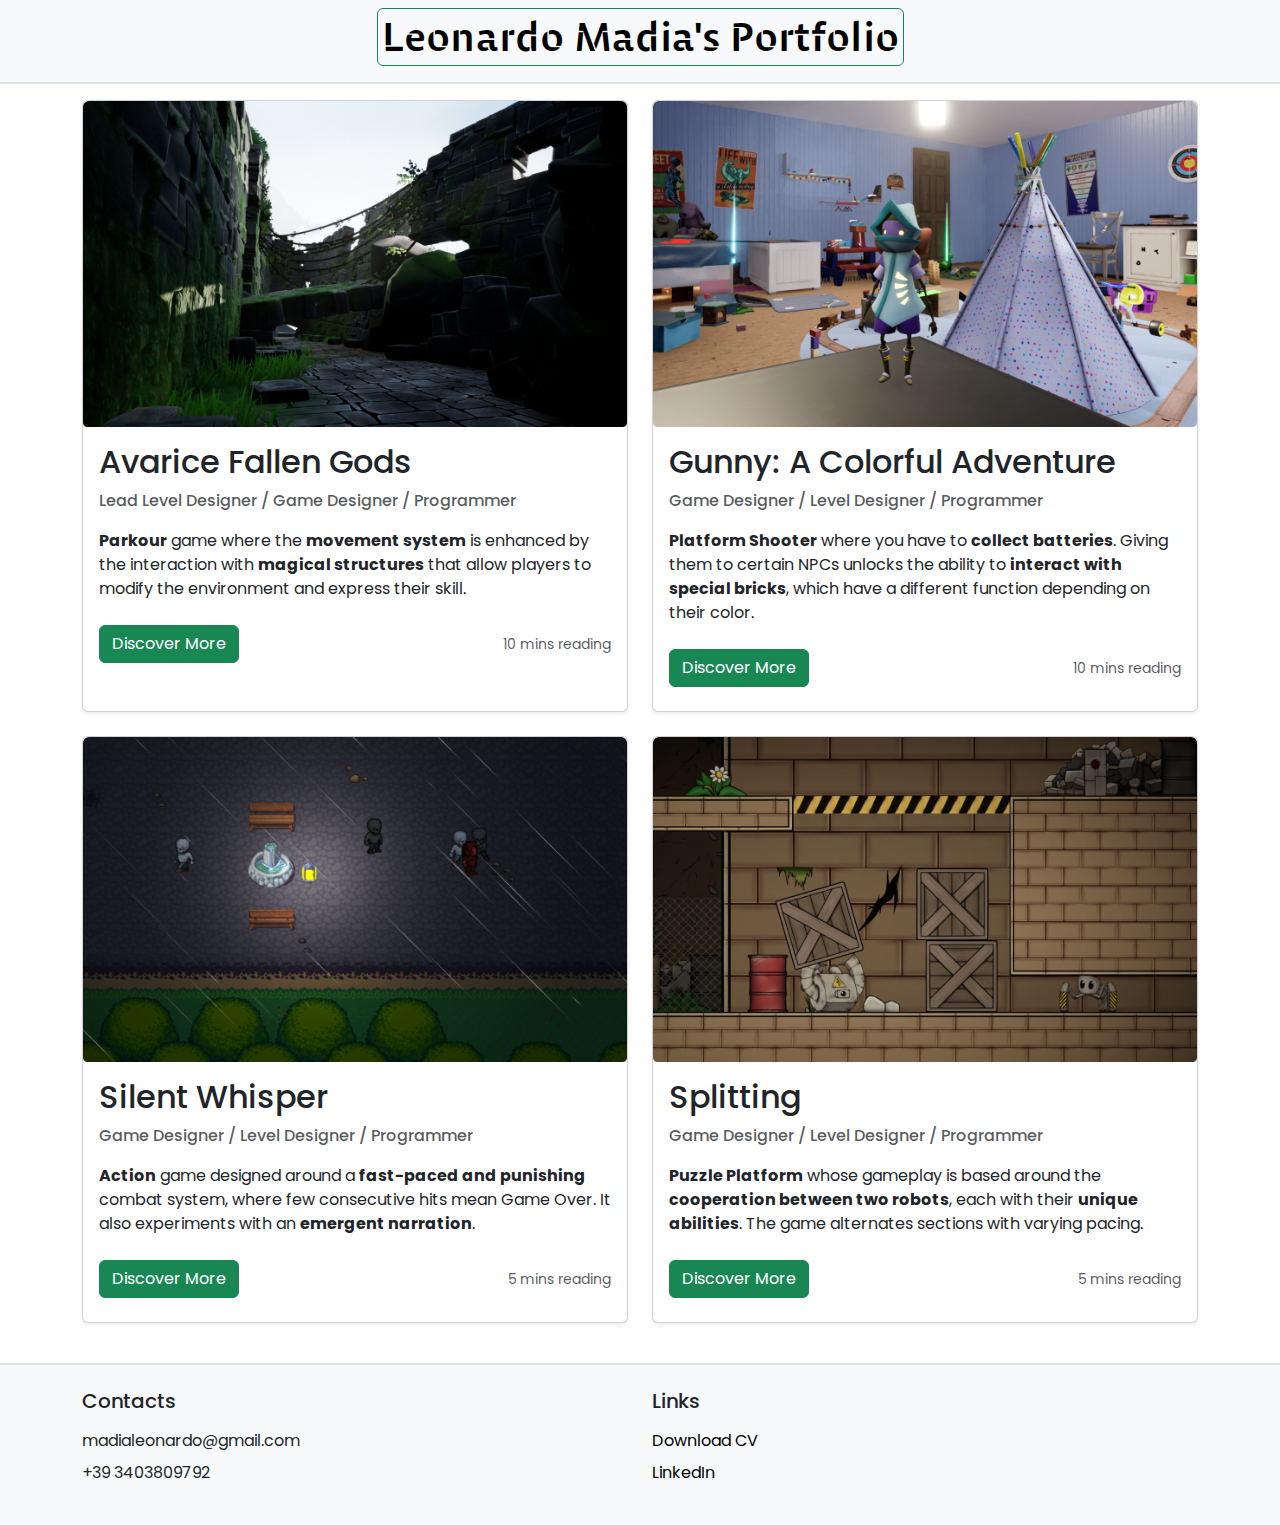
<file: index.html>
<!DOCTYPE html>
<html lang="en">
<head>
    <meta charset="UTF-8">
    <meta name="viewport" content="width=device-width, initial-scale=1.0">
    <title>Leo's Portfolio</title>
    <link href="https://cdn.jsdelivr.net/npm/bootstrap@5.3.2/dist/css/bootstrap.min.css" rel="stylesheet">
    <link href="https://fonts.googleapis.com/css2?family=Poppins:ital,wght@0,100;0,200;0,300;0,400;0,500;0,600;0,700;0,800;0,900;1,100;1,200;1,300;1,400;1,500;1,600;1,700;1,800;1,900&display=swap" rel="stylesheet">
    <link rel="stylesheet" href="style-leo.css">
    <link href="https://fonts.googleapis.com/css2?family=Material+Symbols+Outlined" rel="stylesheet">
    <link rel="icon" href="img/fav-icon-leo.svg" type="image/svg+xml">
</head>
<body>
  <!-- Navbar -->
  <nav class="navbar custom-navbar bg-body-tertiary fixed-top py-2 border-bottom border-2">
    <div class="container d-flex justify-content-center align-items-center">
      <!-- Center Title -->
      <a href="index.html" class="nav-title text-center"><h1 class="border border-success rounded p-1">Leonardo Madia's Portfolio</h1></a>
    </div>
  </nav>
  <!-- Cards Section -->
<div class="album mb-3">
  <div class="container">
    <div class="row">
      <!-- Card 1 -->
      <div class="col-md-6 mb-4">
        <a href="avarice.html" class="text-decoration-none text-dark">
          <div class="card shadow-sm h-100">
            <div class="card-img-top">
              <img src="img/avarice-home.png" alt="Avarice Fallen Gods" class="img-fluid rounded-top">
            </div>
            <div class="card-body">
              <h2>Avarice Fallen Gods</h2>
              <p class="text-body-secondary fw-medium">
                Lead Level Designer / Game Designer / Programmer
              </p>
              <p class="card-text">
                <b>Parkour</b> game where the <b>movement system</b> is enhanced by the interaction with 
                <b>magical structures</b> that allow players to modify the environment and express their skill.
              </p>
              <div class="d-flex justify-content-between align-items-center">
                <span class="btn btn-success my-2">Discover More</span>
                <small class="text-body-secondary">10 mins reading</small>
              </div>
            </div>
          </div>
        </a>
      </div>

      <!-- Card 2 -->
      <div class="col-md-6 mb-4">
        <a href="gunny.html" class="text-decoration-none text-dark">
          <div class="card shadow-sm h-100">
            <div class="card-img-top">
              <img src="img/gunny-home.png" alt="Gunny: A Colorful Adventure" class="img-fluid rounded-top">
            </div>
            <div class="card-body">
              <h2>Gunny: A Colorful Adventure</h2>
              <p class="text-body-secondary fw-medium">
                Game Designer / Level Designer / Programmer
              </p>
              <p class="card-text">
                <b>Platform Shooter</b> where you have to <b>collect batteries</b>. Giving them to certain NPCs unlocks the 
                ability to <b>interact with special bricks</b>, which have a different function depending on their color.
              </p>
              <div class="d-flex justify-content-between align-items-center">
                <span class="btn btn-success my-2">Discover More</span>
                <small class="text-body-secondary">10 mins reading</small>
              </div>
            </div>
          </div>
        </a>
      </div>
    </div>
  </div>

  <div class="container">
    <div class="row">
      <!-- Card 3 -->
      <div class="col-md-6 mb-4">
        <a href="silent-whisper.html" class="text-decoration-none text-dark">
          <div class="card shadow-sm h-100">
            <div class="card-img-top">
              <img src="img/silent-home.png" alt="Silent Whisper" class="img-fluid rounded-top">
            </div>
            <div class="card-body">
              <h2>Silent Whisper</h2>
              <p class="text-body-secondary fw-medium">
                Game Designer / Level Designer / Programmer
              </p>
              <p class="card-text">
                <b>Action</b> game designed around a <b>fast-paced and punishing</b> combat system, where few consecutive hits mean Game Over. 
                It also experiments with an <b>emergent narration</b>.
              </p>
              <div class="d-flex justify-content-between align-items-center">
                <span class="btn btn-success my-2">Discover More</span>
                <small class="text-body-secondary ">5 mins reading</small>
              </div>
            </div>
          </div>
        </a>
      </div>
  
      <!-- Card 4 -->
<div class="col-md-6 mb-4">
  <a href="splitting.html" class="text-decoration-none text-dark">
    <div class="card shadow-sm h-100">
      <div class="card-img-top">
        <img src="img/split-home.png" alt="Splitting" class="img-fluid rounded-top">
      </div>
      <!-- Card body con flex per distribuire verticalmente gli elementi -->
      <div class="card-body d-flex flex-column justify-content-evenly">
        <h2>Splitting</h2>
        <p class="text-body-secondary fw-medium">
          Game Designer / Level Designer / Programmer
        </p>
        <p class="card-text">
          <b>Puzzle Platform</b> whose gameplay is based around the 
          <b>cooperation between two robots</b>, each with their 
          <b>unique abilities</b>. The game alternates sections with varying pacing.
        </p>
        <div class="d-flex justify-content-between align-items-center">
          <span class="btn btn-success my-2">Discover More</span>
          <small class="text-body-secondary">5 mins reading</small>
        </div>
      </div>
    </div>
  </a>
</div>

    </div>
  </div>

</div>

<footer class="bg-body-tertiary py-4 border-top border-2">
  <div class="container">
      <div class="row">
          <!-- Contacts Section -->
          <div class="col-md-6">
              <h5>Contacts</h5>
              <p class="mb-1 mt-3">madialeonardo@gmail.com</p>
              <p class="mt-2">+39 3403809792</p>
          </div>
          <!-- Links Section -->
          <div class="col-md-6">
              <h5>Links</h5>
              <ul class="list-unstyled">
                  <li class="mt-3">
                      <a href="img/Leonardo_Madia_cv.pdf" download>Download CV</a>
                  </li>
                  <li class="mt-2">
                      <a href="https://www.linkedin.com/in/leonardo-madia-8a977b262/" target="_blank">LinkedIn</a>
                  </li>
              </ul>
          </div>
      </div>
  </div>
</footer>
    <script src="https://cdn.jsdelivr.net/npm/bootstrap@5.3.2/dist/js/bootstrap.bundle.min.js"></script>
    <script>
      let lastScrollTop = 0; // Per tenere traccia della posizione precedente dello scroll
      let ticking = false;   // Flag per evitare chiamate multiple
    
      const navbar = document.querySelector(".navbar"); // Seleziona la navbar
    
      window.addEventListener("scroll", () => {
        if (!ticking) {
          window.requestAnimationFrame(() => {
            const scrollTop = window.pageYOffset || document.documentElement.scrollTop;
    
            if (scrollTop > lastScrollTop) {
              // Se stiamo scrollando verso il basso
              navbar.classList.add("hidden");
            } else {
              // Se stiamo scrollando verso l'alto
              navbar.classList.remove("hidden");
            }
    
            lastScrollTop = scrollTop <= 0 ? 0 : scrollTop; // Evita valori negativi su iOS
            ticking = false; // Resetta il flag
          });
    
          ticking = true; // Imposta il flag per prevenire altre esecuzioni
        }
      });
    </script>
    
    
    
</body>
</html>
</file>
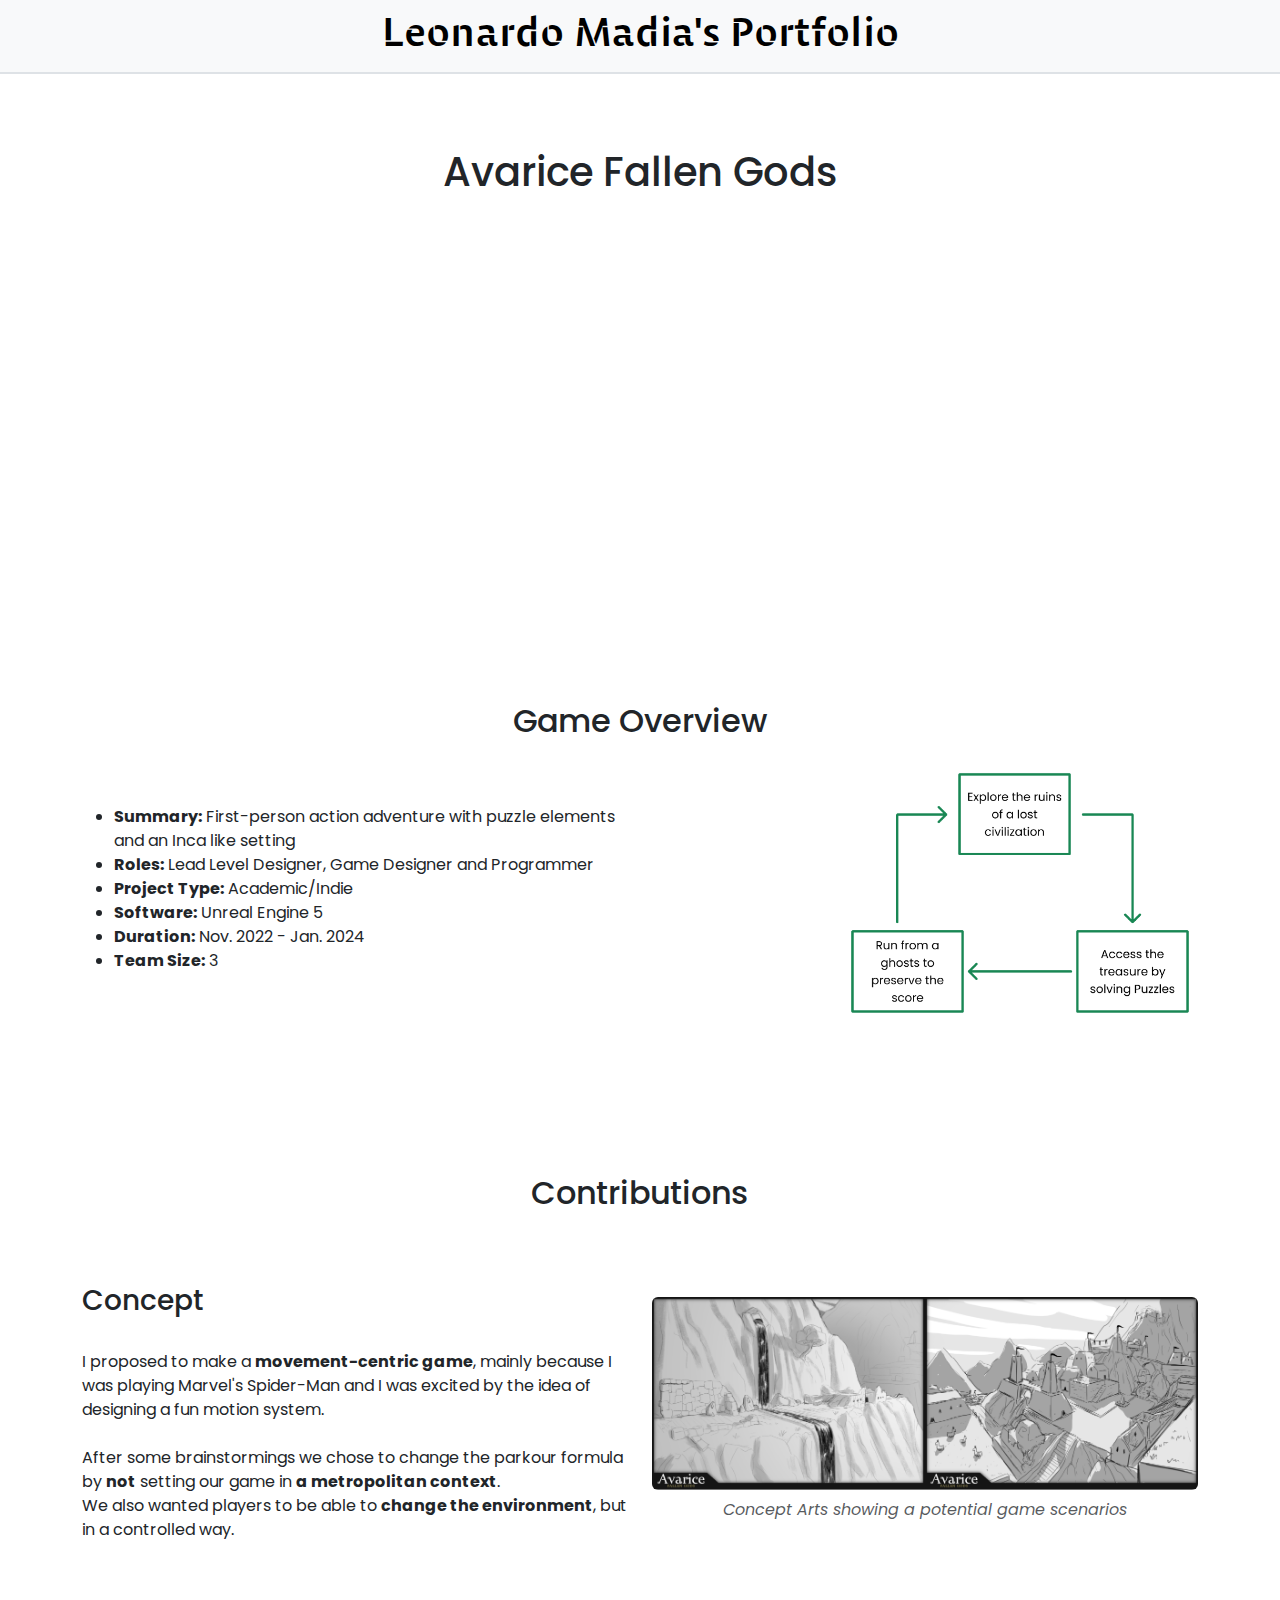
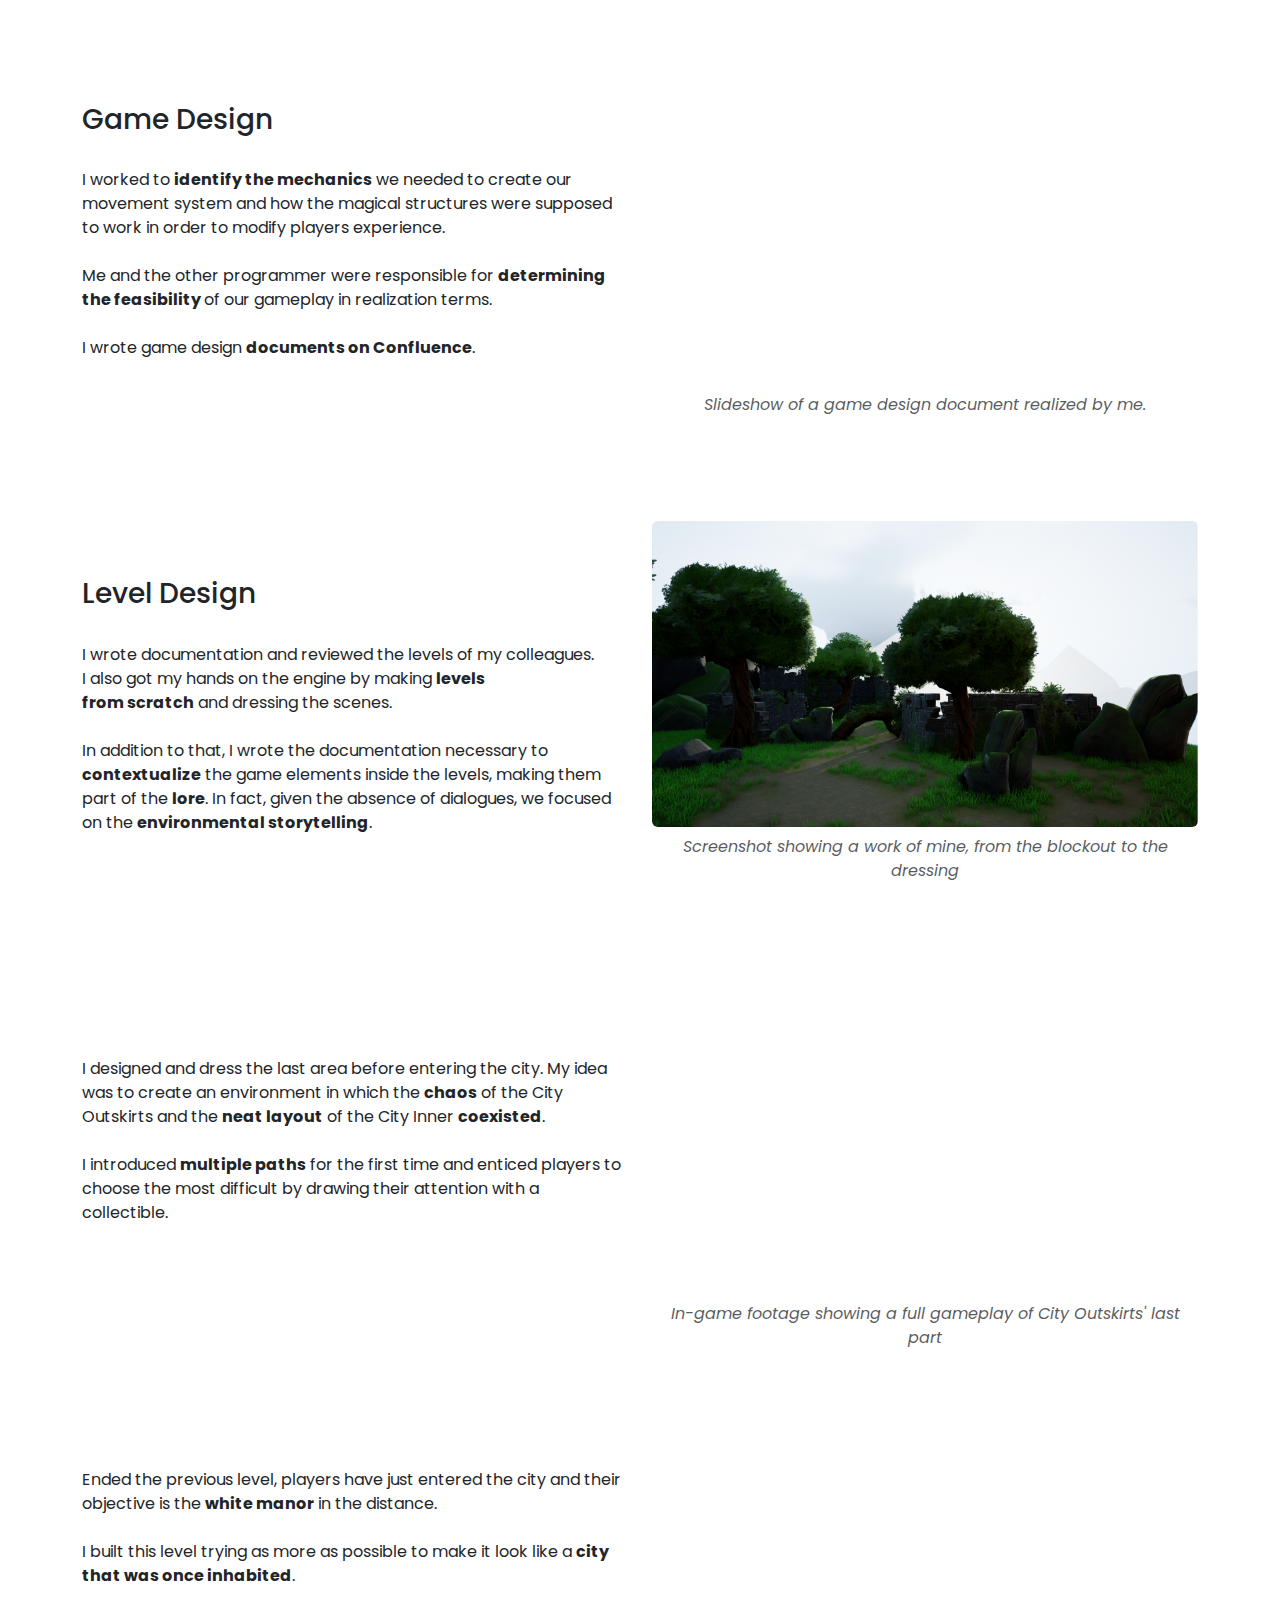
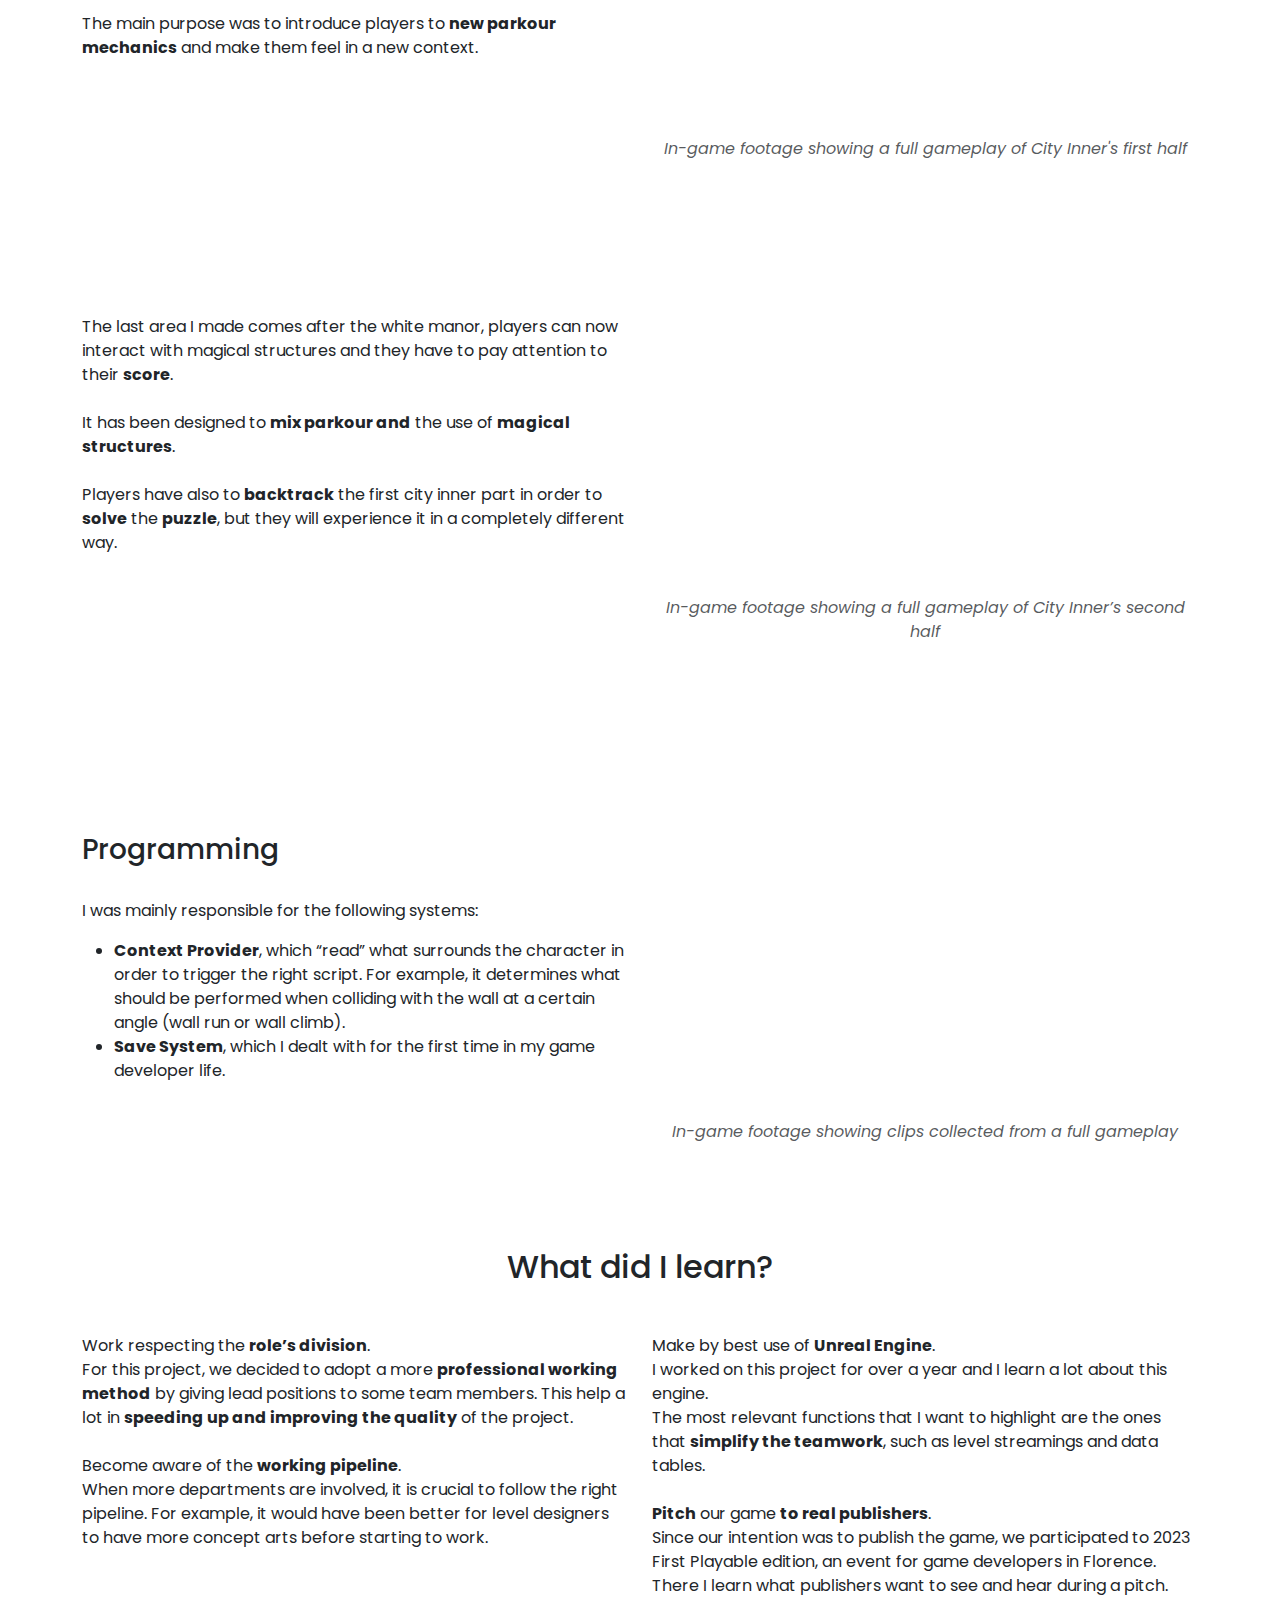
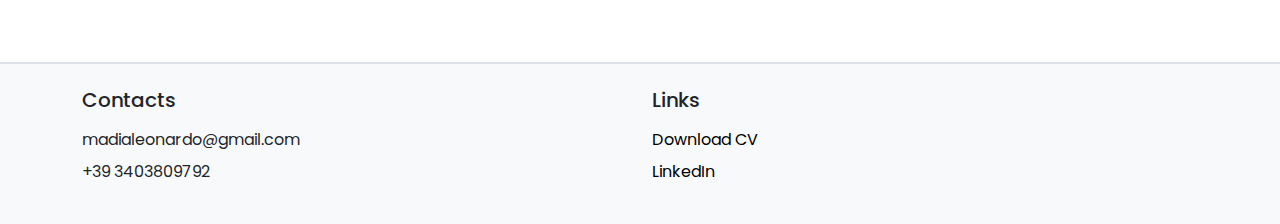
<file: avarice.html>
<!DOCTYPE html>
<html lang="en">
    <head>
        <meta charset="UTF-8">
        <meta name="viewport" content="width=device-width, initial-scale=1.0">
        <title>Avarice</title>
        <link href="https://cdn.jsdelivr.net/npm/bootstrap@5.3.2/dist/css/bootstrap.min.css" rel="stylesheet">
        <link href="https://fonts.googleapis.com/css2?family=Poppins:ital,wght@0,100;0,200;0,300;0,400;0,500;0,600;0,700;0,800;0,900;1,100;1,200;1,300;1,400;1,500;1,600;1,700;1,800;1,900&display=swap" rel="stylesheet">
        <link rel="stylesheet" href="style-leo.css">
        <link href="https://fonts.googleapis.com/css2?family=Material+Symbols+Outlined" rel="stylesheet">
        <link rel="icon" href="img/fav-icon-leo.svg" type="image/svg+xml">
    </head>
<body>
    <!-- Navbar -->
  <nav class="navbar custom-navbar bg-body-tertiary fixed-top py-2 border-bottom border-2">
    <div class="container d-flex justify-content-center align-items-center">
      <!-- Center Title -->
      <a href="index.html" class="nav-title text-center"><h1>Leonardo Madia's Portfolio</h1></a>
    </div>
  </nav>

  <div id="progress-container">
    <div id="progress-bar"></div>
  </div>

  <div class="container py-5">
    <!-- Title and Video Section -->
    <div class="text-center mb-5">
      <h1>Avarice Fallen Gods</h1>
      <!-- Contenitore per limitare la larghezza -->
      <div class="mx-auto" style="max-width: 600px;">
        <div class="ratio ratio-16x9 my-4">
          <iframe width="660" height="371" src="https://www.youtube.com/embed/BgUzlFwJ9Yo" title="Avarice: Fallen Gods - Game Trailer" frameborder="0" allow="accelerometer; autoplay; clipboard-write; encrypted-media; gyroscope; picture-in-picture; web-share" referrerpolicy="strict-origin-when-cross-origin" allowfullscreen class="rounded"></iframe>
        </div>
      </div>
    </div>
  </div>



<div class="container py-5">
  <!-- Game Overview -->
  <div class="mb-5">
    <h2 class="section-title text-center mb-4">Game Overview</h2>
    <div class="row align-items-center mb-4">
      <div class="col-md-8">
        <ul>
          <li><strong>Summary:</strong> First-person action adventure with puzzle elements <br> and an Inca like setting </li>
          <li><strong>Roles:</strong> Lead Level Designer, Game Designer and Programmer </li>
          <li><strong>Project Type:</strong> Academic/Indie</li>
          <li><strong>Software:</strong> Unreal Engine 5</li>
          <li><strong>Duration:</strong> Nov. 2022 - Jan. 2024</li>
          <li><strong>Team Size:</strong> 3</li>
        </ul>
      </div>
      <div class="col-md-4 text-center">
        <img src="img/avarice-loop.png" alt="Game Design Image" class="img-fluid rounded img-overview">
      </div>
    </div>
  </div>
</div>
  
      <div class="container my-5">
        <!-- Title -->
        <h2 class="text-center mb-5">Contributions</h2>
    
        <!-- First Section -->
        <div class="row align-items-center mb-4">
          <div class="col-md-6">
            <h3 class="py-4">Concept</h3>
            <p>I proposed to make a <b>movement-centric game</b>, mainly because I was playing Marvel's Spider-Man and I was excited by the idea of designing a fun motion system. <br><br>

                After some brainstormings we chose to change the parkour formula by <b>not</b> setting our game in <b>a metropolitan context</b>. <br>We also wanted players to be able to <b>change the environment</b>, but in a controlled way.</p>
          </div>
          <div class="col-md-6 text-center">
            <img src="img/avarice-sketch.png" alt="Game Design Image" class="img-fluid rounded">
            <div class="text-muted fst-italic text-center mt-2">
                Concept Arts showing a potential game scenarios
            </div>
          </div>
        </div>
    
        <!-- Second Section -->
        <div class="row align-items-center py-5">
          <div class="col-md-6">
            <h3 class="py-4">Game Design</h3>
            <p>I worked to <b>identify the mechanics</b> we needed to create our movement system and how the magical structures were supposed to work in order to modify players experience. <br><br>

              Me and the other programmer were responsible for <b>determining <br>the feasibility </b> of our gameplay in realization terms. <br><br>
              
              I wrote game design <b>documents on Confluence</b>.</p>
          </div>
          <div class="col-md-6 text-center">
            <div class="ratio ratio-16x9 my-4">
              <div class="col-md-6 text-center">
                <div class="ratio ratio-16x9 my-4">
                  <iframe width="660" height="371" src="https://www.youtube.com/embed/Hh-8XLjB9TI" title="Avarice: Fallen Gods - Game Design Document" frameborder="0" allow="accelerometer; autoplay; clipboard-write; encrypted-media; gyroscope; picture-in-picture; web-share" referrerpolicy="strict-origin-when-cross-origin" allowfullscreen class="rounded"></iframe>
                </div>
              </div>
            </div>
            <div class="text-muted fst-italic text-center py-2">
              Slideshow of a game design document realized by me.
            </div>
          </div>
      </div>

              <!-- Second Section -->
        <div class="row align-items-center py-5">
          <div class="col-md-6">
            <h3 class="py-4">Level Design</h3>
            <p>I wrote documentation and reviewed the levels of my colleagues. <br>
              I also got my hands on the engine by making <b>levels <br> from scratch</b> and dressing the scenes. <br><br>
              
              In addition to that, I wrote the documentation necessary to <b>contextualize</b> the game elements inside the levels, making them part of the <b>lore</b>.
              In fact, given the absence of dialogues, we focused on the <b>environmental storytelling</b>.</p>
          </div>
          <div class="col-md-6 text-center">
            <img src="img/Dressing2-avarice.png" alt="Game Design Image" class="img-fluid rounded">
            <div class="text-muted fst-italic text-center mt-2">
              Screenshot showing a work of mine, from the blockout to the dressing
            </div>
          </div>
      </div>



<!-- Second Section -->
<div class="row align-items-center py-2">
<div class="col-md-6">
  <p>I designed and dress the last area before entering the city. My idea was to create an environment in which the <b>chaos</b> of the City Outskirts and the <b>neat layout</b> of the City Inner <b>coexisted</b>. <br><br>

    I introduced <b>multiple paths</b> for the first time and enticed players to choose the most difficult by drawing their attention with a collectible.</p>
</div>
<div class="col-md-6 text-center">
  <div class="ratio ratio-16x9 my-4">
    <div class="col-md-6 text-center">
      <div class="ratio ratio-16x9 my-4">
        <iframe width="660" height="371" src="https://www.youtube.com/embed/VJIcyUSK-vQ" title="Avarice: Fallen Gods - City Outskirts" frameborder="0" allow="accelerometer; autoplay; clipboard-write; encrypted-media; gyroscope; picture-in-picture; web-share" referrerpolicy="strict-origin-when-cross-origin" allowfullscreen class="img-fluid rounded"></iframe>
      </div>
    </div>
  </div>
  <div class="text-muted fst-italic text-center py-2">
    In-game footage showing a full gameplay of City Outskirts' last part
  </div>
</div>
</div>


<!-- Second Section -->
<div class="row align-items-center py-2 mb-5">
<div class="col-md-6">
  <p>Ended the previous level, players have just entered the city and their objective is the <b>white manor</b> in the distance. <br><br>

    I built this level trying as more as possible to make it look like a <b>city that was once inhabited</b>. <br><br>
    
    The main purpose was to introduce players to <b>new parkour mechanics</b> and make them feel in a new context.</p>
</div>
<div class="col-md-6 text-center">
  <div class="ratio ratio-16x9 my-4">
    <div class="col-md-6 text-center">
      <div class="ratio ratio-16x9 my-4">
        <iframe width="660" height="371" src="https://www.youtube.com/embed/jZZNz8cLg9U" title="Avarice: Fallen Gods - City Inner (1)" frameborder="0" allow="accelerometer; autoplay; clipboard-write; encrypted-media; gyroscope; picture-in-picture; web-share" referrerpolicy="strict-origin-when-cross-origin" allowfullscreen class="rounded"></iframe>
      </div>
    </div>
  </div>
  <div class="text-muted fst-italic text-center py-2">
    In-game footage showing a full gameplay of City Inner's first half
  </div>
</div>
</div>

<!-- Second Section -->
<div class="row align-items-center py-2 mb-5">
  <div class="col-md-6">
    <p>The last area I made comes after the white manor, players can now interact with magical structures and they have to pay attention to their <b>score</b>. <br><br>

      It has been designed to <b>mix parkour and</b> the use of <b>magical structures</b>. <br><br>
      
      Players have also to <b>backtrack</b> the first city inner part in order to <b>solve</b> the <b>puzzle</b>, but they will experience it in a completely different way.</p>
  </div>
  <div class="col-md-6 text-center">
    <div class="ratio ratio-16x9 my-4">
      <div class="col-md-6 text-center">
        <div class="ratio ratio-16x9 my-4">
          <iframe width="660" height="371" src="https://www.youtube.com/embed/_uErfgZ-L0c" title="Avarice: Fallen Gods - City Inner (2)" frameborder="0" allow="accelerometer; autoplay; clipboard-write; encrypted-media; gyroscope; picture-in-picture; web-share" referrerpolicy="strict-origin-when-cross-origin" allowfullscreen class="rounded"></iframe>
        </div>
      </div>
    </div>
    <div class="text-muted fst-italic text-center py-2">
      In-game footage showing a full gameplay of City Inner’s second half
    </div>
  </div>
  </div>

      <!-- third Section -->
      <div class="row align-items-center py-5">
        <div class="col-md-6">
          <h3 class="py-4">Programming</h3>
          <p>I was mainly responsible for the following systems: <br> </p>
            <ul>
            <li> <strong>Context Provider</strong>, which “read” what surrounds the character in order to trigger the right script. For example, it determines what should be performed when colliding with the wall at a certain angle (wall run or wall climb). <br></li>
            <li> <strong>Save System</strong>, which I dealt with for the first time in my game developer life.</li>
          </ul>
        </div>
        <div class="col-md-6 text-center">
          <div class="ratio ratio-16x9 my-4">
            <div class="col-md-6 text-center">
              <div class="ratio ratio-16x9 my-4">
                <iframe width="660" height="371" src="https://www.youtube.com/embed/DRZA39wrOlU" title="Avarice: Fallen Gods - Full Game Clips" frameborder="0" allow="accelerometer; autoplay; clipboard-write; encrypted-media; gyroscope; picture-in-picture; web-share" referrerpolicy="strict-origin-when-cross-origin" allowfullscreen class="rounded"></iframe>
              </div>
            </div>
          </div>
          <div class="text-muted fst-italic text-center py-2">
            In-game footage showing clips collected from a full gameplay
          </div>
        </div>
      </div>
    </div>


    <div class="container my-5">
      <!-- Title -->
      <h2 class="text-center mb-5">What did I learn?</h2>
  
      <!-- First Section -->
      <div class="row align-items-start">
        <div class="col-md-6">
          <p>Work respecting the <b>role’s division</b>. <br>
            For this project, we decided to adopt a more <b>professional working method</b> by giving lead positions to some team members. This help a lot in <b>speeding up and improving the quality</b> of the project. <br><br>
            
            Become aware of the <b>working pipeline</b>. <br>
            When more departments are involved, it is crucial to follow the right pipeline. For example, it would have been better for level designers to have more concept arts before starting to work.</p>
        </div>
        <div class="col-md-6">
          <p>Make by best use of <b>Unreal Engine</b>. <br>
            I worked on this project for over a year and I learn a lot about this engine. <br>
            The most relevant functions that I want to highlight are the ones that <b>simplify the teamwork</b>, such as level streamings and data tables. <br><br>
            
            <b>Pitch</b> our game <b>to real publishers</b>. <br>
            Since our intention was to publish the game, we participated to 2023 First Playable edition, an event for game developers in Florence. There I learn what publishers want to see and hear during a pitch.</p>
        </div>
      </div>
    </div>




    <footer class="bg-body-tertiary py-4 border-top border-2">
      <div class="container">
          <div class="row">
              <!-- Contacts Section -->
              <div class="col-md-6">
                  <h5>Contacts</h5>
                  <p class="mb-1 mt-3">madialeonardo@gmail.com</p>
                  <p class="mt-2">+39 3403809792</p>
              </div>
              <!-- Links Section -->
              <div class="col-md-6">
                  <h5>Links</h5>
                  <ul class="list-unstyled">
                      <li class="mt-3">
                          <a href="img/Leonardo_Madia_cv.pdf" download>Download CV</a>
                      </li>
                      <li class="mt-2">
                          <a href="https://www.linkedin.com/in/leonardo-madia-8a977b262/" target="_blank">LinkedIn</a>
                      </li>
                  </ul>
              </div>
          </div>
      </div>
    </footer>
      <script src="https://cdn.jsdelivr.net/npm/bootstrap@5.3.2/dist/js/bootstrap.bundle.min.js"></script>
      <script>
        let lastScrollTop = 0;   // Per tenere traccia della posizione precedente dello scroll
        let ticking = false;     // Flag per evitare chiamate multiple
      
        const navbar = document.querySelector(".navbar");
        const progressContainer = document.getElementById("progress-container");
        const progressBar = document.getElementById("progress-bar");
      
        window.addEventListener("scroll", () => {
          if (!ticking) {
            window.requestAnimationFrame(() => {
              // Calcola lo scroll attuale
              const scrollTop = window.pageYOffset || document.documentElement.scrollTop;
      
              // Mostra o nascondi la navbar in base allo scroll
              if (scrollTop > lastScrollTop) {
                // Scorrendo verso il basso: nascondi la navbar
                navbar.classList.add("hidden");
              } else {
                // Scorrendo verso l'alto: mostra la navbar
                navbar.classList.remove("hidden");
              }
              lastScrollTop = scrollTop <= 0 ? 0 : scrollTop;
      
              // Aggiorna la larghezza della progress bar
              const docHeight = document.documentElement.scrollHeight - document.documentElement.clientHeight;
              const scrolled = (scrollTop / docHeight) * 100;
              progressBar.style.width = scrolled + "%";
      
              // Se la navbar è nascosta, mostra la progress bar, altrimenti nascondila
              if (navbar.classList.contains("hidden")) {
                progressContainer.style.display = "block";
              } else {
                progressContainer.style.display = "none";
              }
      
              ticking = false;
            });
            ticking = true;
          }
        });
      </script>
      
</body>
</html>
</file>
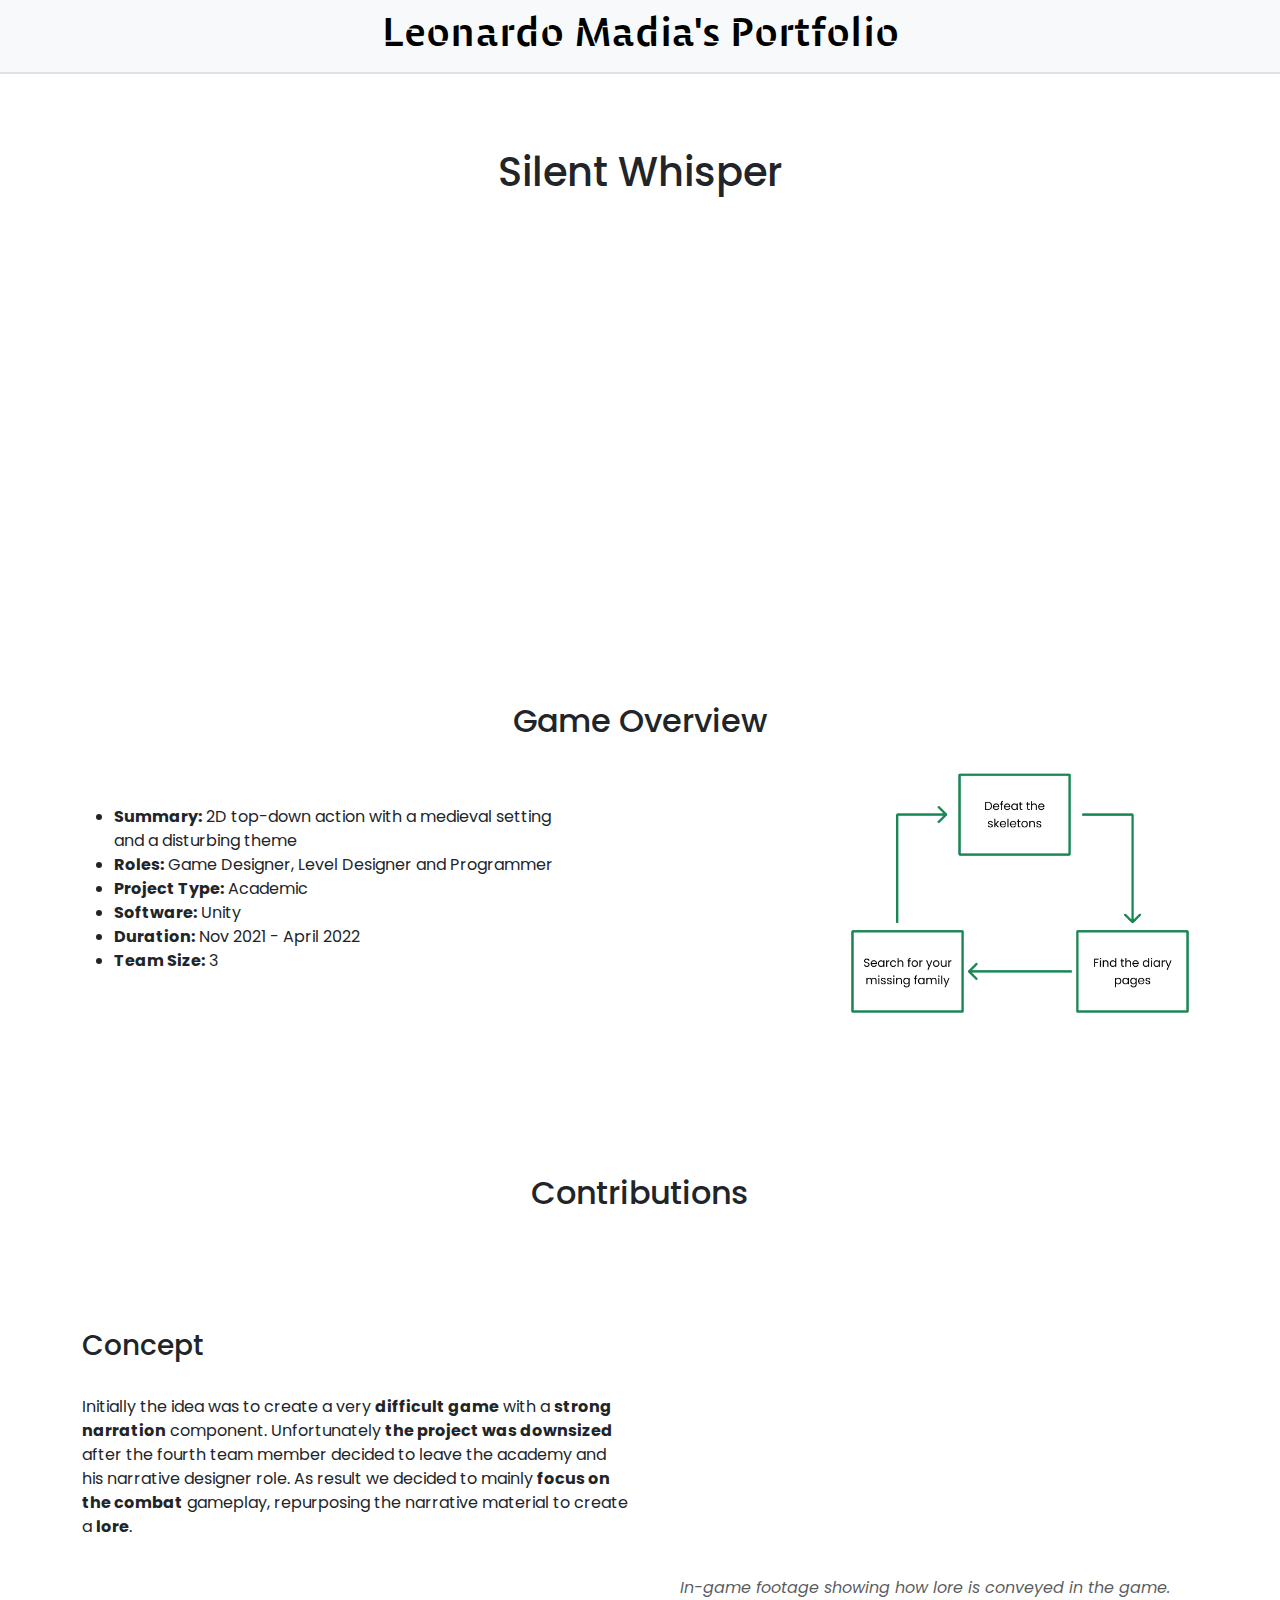
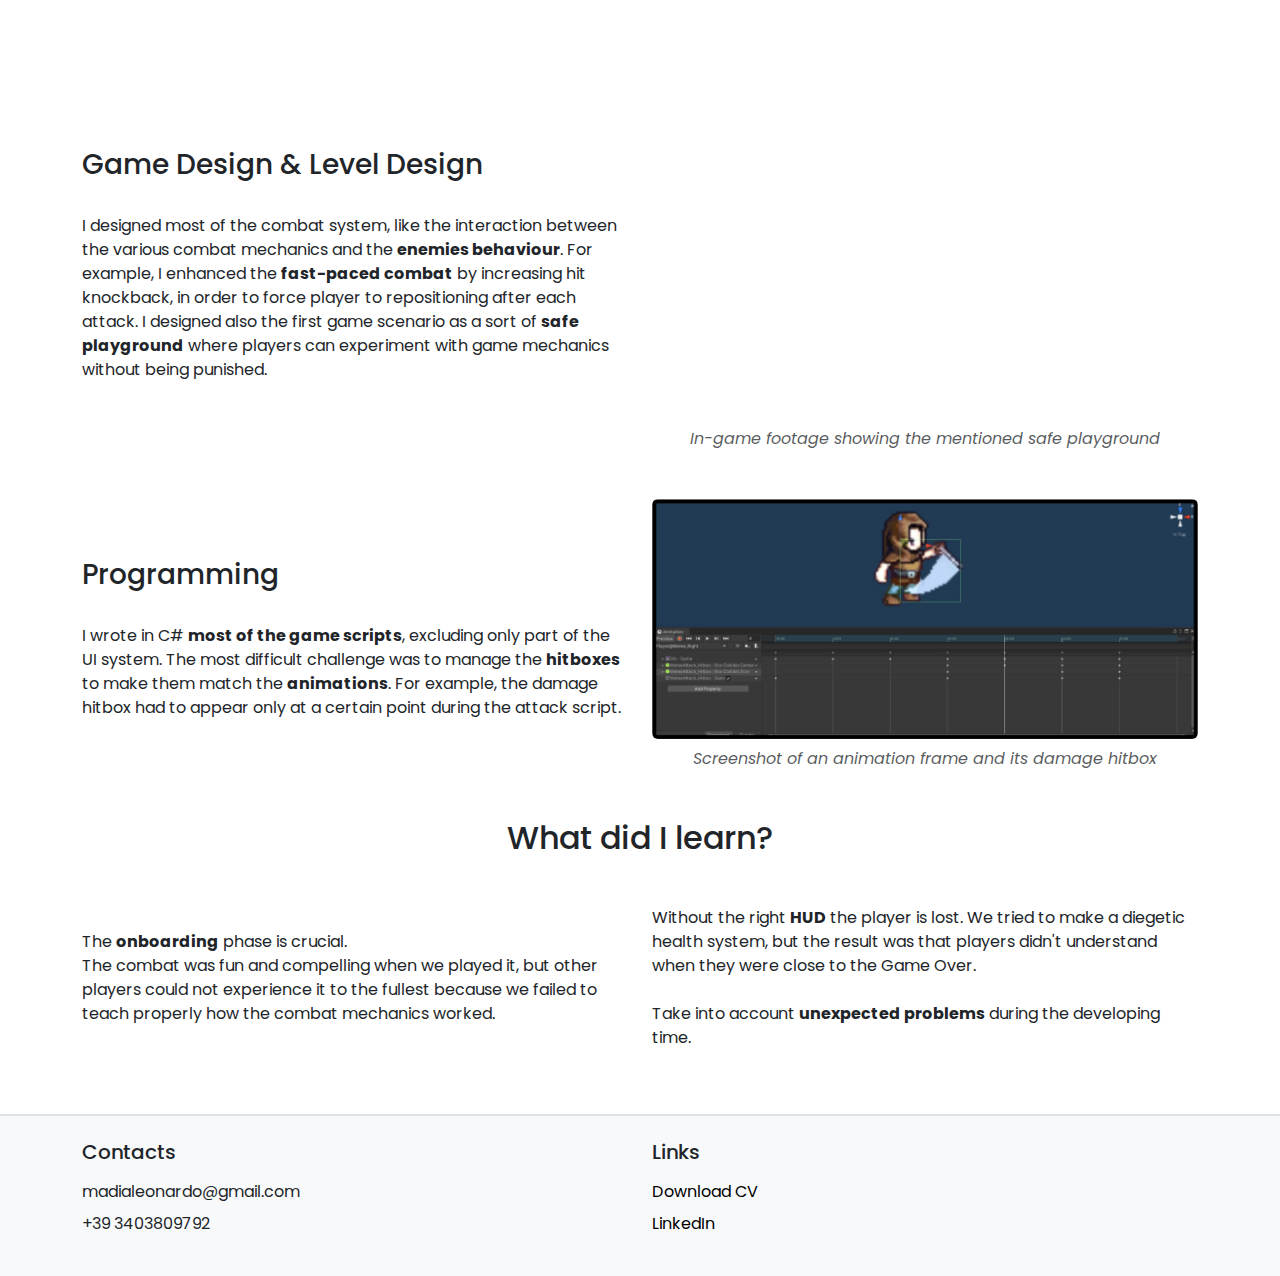
<file: silent-whisper.html>
<!DOCTYPE html>
<html lang="en">
<head>
    <meta charset="UTF-8">
    <meta name="viewport" content="width=device-width, initial-scale=1.0">
    <title>Silent Whisper</title>
    <link href="https://cdn.jsdelivr.net/npm/bootstrap@5.3.2/dist/css/bootstrap.min.css" rel="stylesheet">
    <link href="https://fonts.googleapis.com/css2?family=Poppins:ital,wght@0,100;0,200;0,300;0,400;0,500;0,600;0,700;0,800;0,900;1,100;1,200;1,300;1,400;1,500;1,600;1,700;1,800;1,900&display=swap" rel="stylesheet">
    <link rel="stylesheet" href="style-leo.css">
    <link rel="icon" href="img/fav-icon-leo.svg" type="image/svg+xml">

</head>
<body>
    <!-- Navbar -->
  <nav class="navbar custom-navbar bg-body-tertiary fixed-top py-2 border-bottom border-2">
    <div class="container d-flex justify-content-center align-items-center">
      <!-- Center Title -->
      <a href="index.html" class="nav-title text-center"><h1>Leonardo Madia's Portfolio</h1></a>
    </div>
  </nav>

  <div id="progress-container">
    <div id="progress-bar"></div>
  </div>
    

    <div class="container py-5">
      <!-- Title and Video Section -->
      <div class="text-center mb-5">
        <h1>Silent Whisper</h1>
        <!-- Contenitore per limitare la larghezza -->
        <div class="mx-auto" style="max-width: 600px;">
          <div class="ratio ratio-16x9 my-4">
            <iframe width="1280" height="480" src="https://www.youtube.com/embed/0Ft88WINl80" title="Silent Whisper - Full Game Clips" frameborder="0" allow="accelerometer; autoplay; clipboard-write; encrypted-media; gyroscope; picture-in-picture; web-share" referrerpolicy="strict-origin-when-cross-origin" allowfullscreen class="rounded"></iframe>
          </div>
        </div>
      </div>
    </div>


    <div class="container py-5">
      <!-- Game Overview -->
      <div class="mb-5">
        <h2 class="section-title text-center mb-4">Game Overview</h2>
        <div class="row align-items-center mb-4">
          <div class="col-md-8">
            <ul>
              <li><strong>Summary:</strong> 2D top-down action with a medieval setting <br> and a disturbing theme</li>
              <li><strong>Roles:</strong> Game Designer, Level Designer and Programmer</li>
              <li><strong>Project Type:</strong> Academic</li>
              <li><strong>Software:</strong> Unity</li>
              <li><strong>Duration:</strong> Nov 2021 - April 2022</li>
              <li><strong>Team Size:</strong> 3</li>
            </ul>
          </div>
          <div class="col-md-4 text-center">
            <img src="img/silent-whisper-loop.png" alt="Game Design Image" class="img-fluid rounded img-overview">
          </div>
        </div>
      </div>
    </div>
        <div class="container my-5">
          <!-- Title -->
          <h2 class="text-center mb-5">Contributions</h2>
      
          <!-- First Section -->
          <div class="row align-items-center mb-4">
            <div class="col-md-6">
              <h3 class="py-4">Concept</h3>
              <p>Initially the idea was to create a very <b>difficult game</b> with a <b>strong narration</b> component.
                Unfortunately <b>the project was downsized</b> after the fourth team member decided to leave the academy and his narrative designer role. As result we decided to mainly <b>focus on the combat</b> gameplay, repurposing the narrative material to create a <b>lore</b>.</p>
            </div>
            <div class="col-md-6 text-center">
              <div class="ratio ratio-16x9">
                <iframe width="1280" height="480" src="https://www.youtube.com/embed/c9vyxeWhyQ8" title="Silent Whisper - Lore" frameborder="0" allow="accelerometer; autoplay; clipboard-write; encrypted-media; gyroscope; picture-in-picture; web-share" referrerpolicy="strict-origin-when-cross-origin" allowfullscreen class="rounded"></iframe>
              </div>
              <div class="text-muted fst-italic text-center mt-2">
                In-game footage showing how lore is conveyed in the game.
              </div>
            </div>
          </div>
      
          <!-- Second Section -->
          <div class="row align-items-center py-5">
            <div class="col-md-6">
              <h3 class="py-4">Game Design & Level Design</h3>
              <p>I designed most of the combat system, like the interaction between the various combat mechanics and the <b>enemies behaviour</b>. For example, I enhanced the <b>fast-paced combat</b> by increasing hit knockback, in order to force player to repositioning after each attack. I designed also the first game scenario as a sort of <b>safe playground</b> where players can experiment with game mechanics without being punished.</p>
            </div>
            <div class="col-md-6 text-center">
              <div class="ratio ratio-16x9 my-4">
                <div class="col-md-6 text-center">
                  <div class="ratio ratio-16x9 mt-3">
                    <iframe width="660" height="371" src="https://www.youtube.com/embed/of_1rDkwxas" title="Silent Whisper - Tutorial" frameborder="0" allow="accelerometer; autoplay; clipboard-write; encrypted-media; gyroscope; picture-in-picture; web-share" referrerpolicy="strict-origin-when-cross-origin" allowfullscreen class="rounded"></iframe>
                  </div>
                </div>
              </div>
              <div class="text-muted fst-italic text-center mt-2">
                In-game footage showing the mentioned safe playground
              </div>
            </div>
        </div>


        <!-- third Section -->
        <div class="row align-items-center">
          <div class="col-md-6">
            <h3 class="py-4">Programming</h3>
            <p>I wrote in C# <b>most of the game scripts</b>, excluding only part of the UI system. The most difficult challenge was to manage the <b>hitboxes</b> to make them match the <b>animations</b>. For example, the damage hitbox had to appear only at a certain point during the attack script.</p>
          </div>
          <div class="col-md-6 text-center">
            <img src="img/silent-3.png" alt="Game Design Image" class="img-fluid rounded">
            <div class="text-muted fst-italic text-center mt-2">
              Screenshot of an animation frame and its damage hitbox
            </div>
          </div>
        </div>
      </div>
    

      <div class="container my-5">
        <!-- Title -->
        <h2 class="text-center mb-5">What did I learn?</h2>
       <!-- First Section -->
       <div class="row align-items-center mb-4">
        <div class="col-md-6 align-items-center">
          <p>The <b>onboarding</b> phase is crucial.<br>
            The combat was fun and compelling when we played it, but other players could not experience it to the fullest because we failed to teach properly how the combat mechanics worked.</p>
        </div>
        <div class="col-md-6 align-items-center">
          <p>Without the right <b>HUD</b> the player is lost.
            We tried to make a diegetic health system, but the result was that players didn't understand when they were close to the Game Over.<br> <br>
            Take into account <b>unexpected problems</b> during the developing time.
          </p>
        </div>
      </div>
        </div>
        
        <footer class="bg-body-tertiary py-4 border-top border-2">
          <div class="container">
              <div class="row">
                  <!-- Contacts Section -->
                  <div class="col-md-6">
                      <h5>Contacts</h5>
                      <p class="mb-1 mt-3">madialeonardo@gmail.com</p>
                      <p class="mt-2">+39 3403809792</p>
                  </div>
                  <!-- Links Section -->
                  <div class="col-md-6">
                      <h5>Links</h5>
                      <ul class="list-unstyled">
                          <li class="mt-3">
                              <a href="img/Leonardo_Madia_cv.pdf" download>Download CV</a>
                          </li>
                          <li class="mt-2">
                              <a href="https://www.linkedin.com/in/leonardo-madia-8a977b262/" target="_blank">LinkedIn</a>
                          </li>
                      </ul>
                  </div>
              </div>
          </div>
        </footer>
<script src="https://cdn.jsdelivr.net/npm/bootstrap@5.3.2/dist/js/bootstrap.bundle.min.js"></script>

<script>
  let lastScrollTop = 0;   // Per tenere traccia della posizione precedente dello scroll
  let ticking = false;     // Flag per evitare chiamate multiple

  const navbar = document.querySelector(".navbar");
  const progressContainer = document.getElementById("progress-container");
  const progressBar = document.getElementById("progress-bar");

  window.addEventListener("scroll", () => {
    if (!ticking) {
      window.requestAnimationFrame(() => {
        // Calcola lo scroll attuale
        const scrollTop = window.pageYOffset || document.documentElement.scrollTop;

        // Mostra o nascondi la navbar in base allo scroll
        if (scrollTop > lastScrollTop) {
          // Scorrendo verso il basso: nascondi la navbar
          navbar.classList.add("hidden");
        } else {
          // Scorrendo verso l'alto: mostra la navbar
          navbar.classList.remove("hidden");
        }
        lastScrollTop = scrollTop <= 0 ? 0 : scrollTop;

        // Aggiorna la larghezza della progress bar
        const docHeight = document.documentElement.scrollHeight - document.documentElement.clientHeight;
        const scrolled = (scrollTop / docHeight) * 100;
        progressBar.style.width = scrolled + "%";

        // Se la navbar è nascosta, mostra la progress bar, altrimenti nascondila
        if (navbar.classList.contains("hidden")) {
          progressContainer.style.display = "block";
        } else {
          progressContainer.style.display = "none";
        }

        ticking = false;
      });
      ticking = true;
    }
  });
</script>

</body>
</html>
</file>
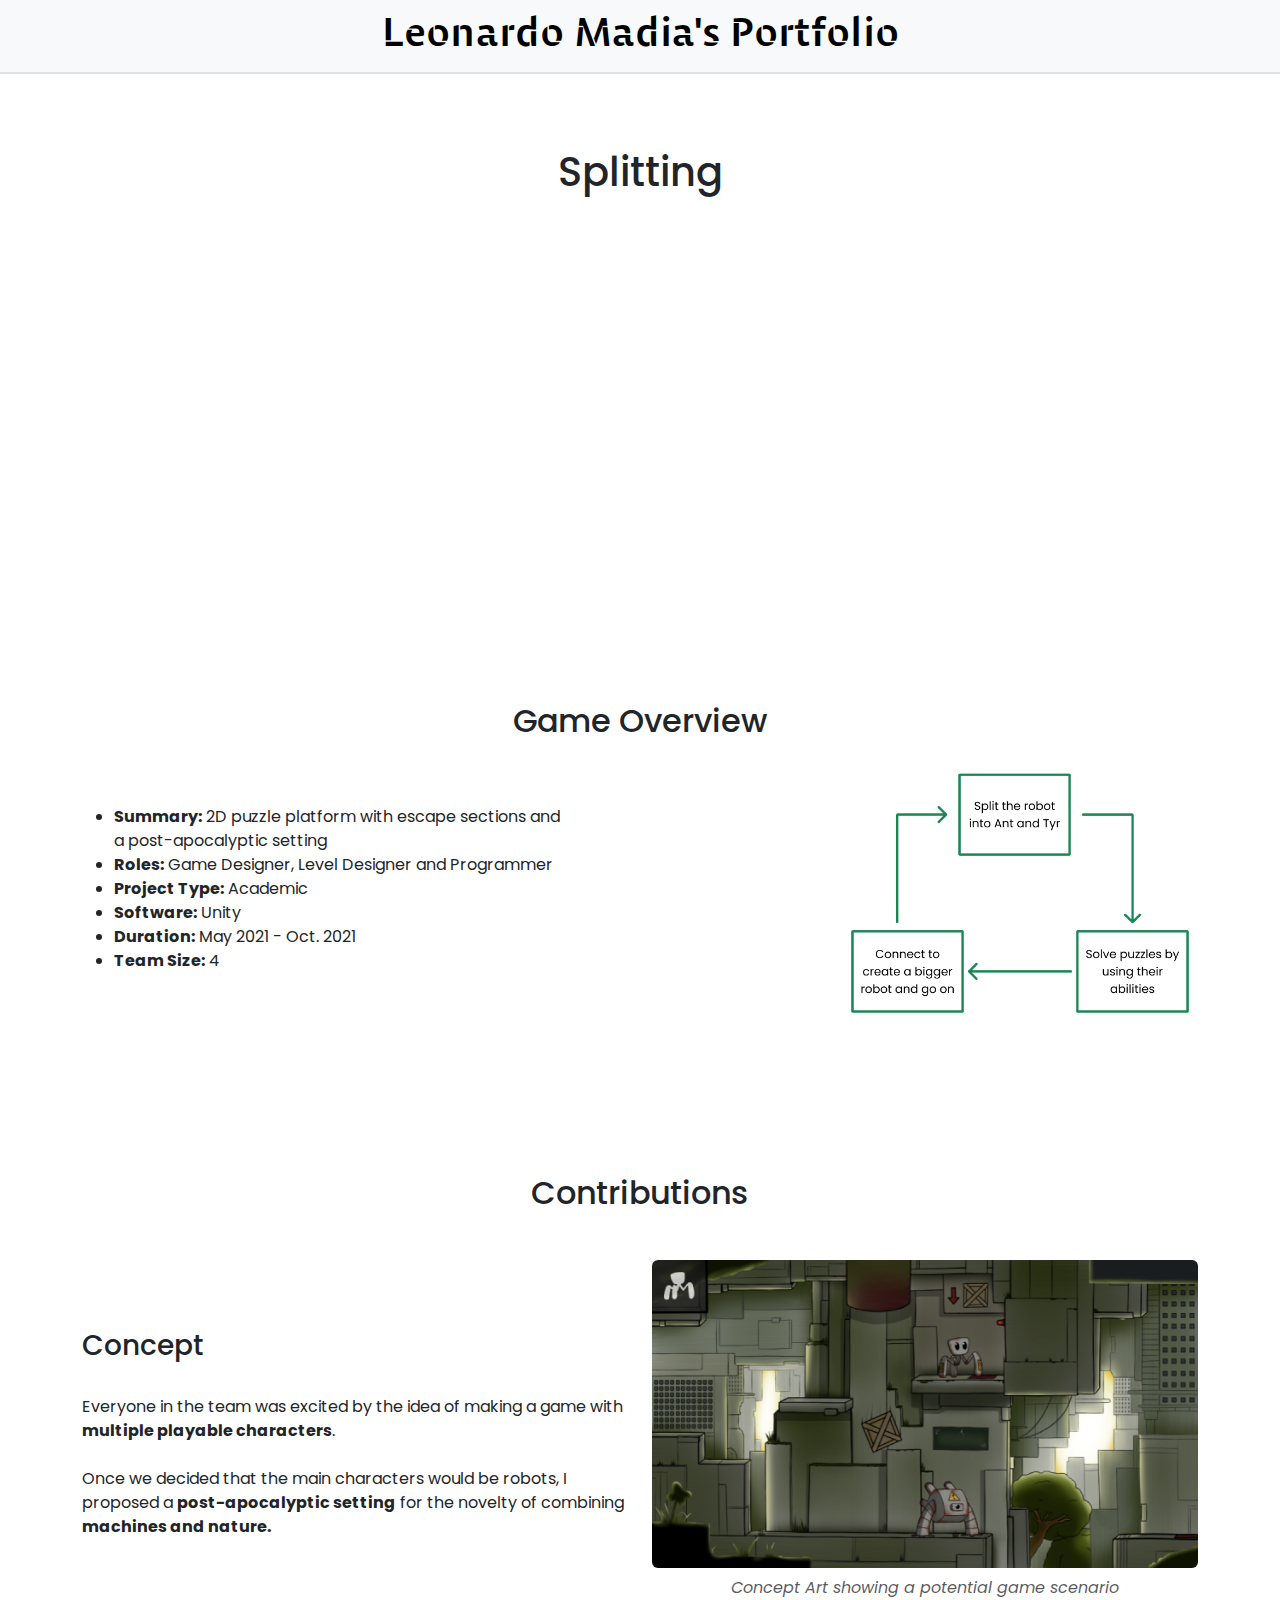
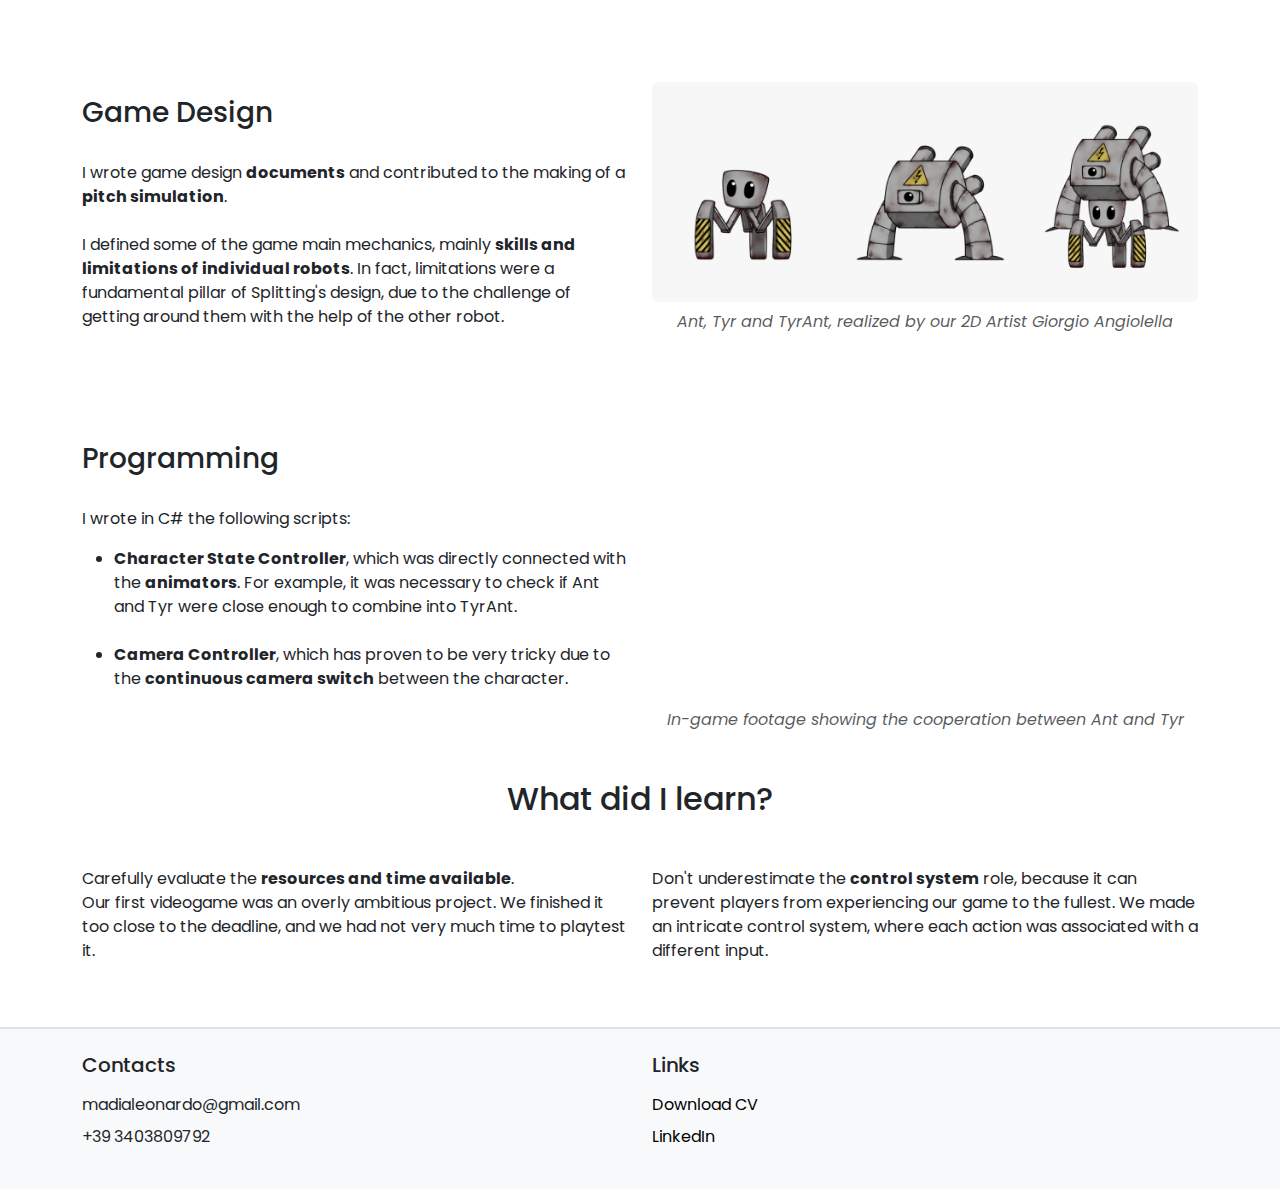
<file: splitting.html>
<!DOCTYPE html>
<html lang="en">
<head>
    <meta charset="UTF-8">
    <meta name="viewport" content="width=device-width, initial-scale=1.0">
    <title>Splitting</title>
    <link href="https://cdn.jsdelivr.net/npm/bootstrap@5.3.2/dist/css/bootstrap.min.css" rel="stylesheet">
    <link href="https://fonts.googleapis.com/css2?family=Poppins:ital,wght@0,100;0,200;0,300;0,400;0,500;0,600;0,700;0,800;0,900;1,100;1,200;1,300;1,400;1,500;1,600;1,700;1,800;1,900&display=swap" rel="stylesheet">
    <link rel="stylesheet" href="style-leo.css">
    <link rel="icon" href="img/fav-icon-leo.svg" type="image/svg+xml">
</head>
<body>
    <!-- Navbar -->
    <nav class="navbar custom-navbar bg-body-tertiary fixed-top py-2 border-bottom border-2">
        <div class="container d-flex justify-content-center align-items-center">
            <!-- Center Title -->
            <a href="index.html" class="nav-title text-center"><h1>Leonardo Madia's Portfolio</h1></a>
        </div>
    </nav>

    <div id="progress-container">
        <div id="progress-bar"></div>
      </div>

    <div class="container py-5">
        <!-- Title and Video Section -->
        <div class="text-center mb-5">
            <h1>Splitting</h1>
            <!-- Contenitore per limitare la larghezza -->
            <div class="mx-auto" style="max-width: 600px;">
                <div class="ratio ratio-16x9 my-4">
                    <iframe width="660" height="371" src="https://www.youtube.com/embed/2oIZUmAJmqQ" title="Game Design - &quot;Splitting&quot;" frameborder="0" allow="accelerometer; autoplay; clipboard-write; encrypted-media; gyroscope; picture-in-picture; web-share" referrerpolicy="strict-origin-when-cross-origin" allowfullscreen class="img-fluid rounded"></iframe>
                </div>
            </div>
        </div>
    </div>

    <div class="container py-5">
        <!-- Game Overview -->
        <div class="mb-5">
            <h2 class="section-title text-center mb-4">Game Overview</h2>
            <div class="row align-items-center mb-4">
                <div class="col-md-8">
                    <ul>
                        <li><strong>Summary:</strong> 2D puzzle platform with escape sections and <br> a post-apocalyptic setting</li>
                        <li><strong>Roles:</strong> Game Designer, Level Designer and Programmer</li>
                        <li><strong>Project Type:</strong> Academic</li>
                        <li><strong>Software:</strong> Unity</li>
                        <li><strong>Duration:</strong> May 2021 - Oct. 2021</li>
                        <li><strong>Team Size:</strong> 4</li>
                    </ul>
                </div>
                <div class="col-md-4 text-center">
                    <img src="img/splitting-loop.png" alt="Game Design Image" class="img-fluid rounded img-overview">
                </div>
            </div>
        </div>
    </div>

    <div class="container my-5">
        <!-- Title -->
        <h2 class="text-center mb-5">Contributions</h2>

        <!-- First Section -->
        <div class="row align-items-center mb-4">
            <div class="col-md-6">
                <h3 class="py-4">Concept</h3>
                <p>Everyone in the team was excited by the idea of making a game with <b>multiple playable characters</b>.<br> <br>
                    Once we decided that the main characters would be robots, I proposed a <b>post-apocalyptic setting</b> for the novelty of combining <b>machines and nature.</b>
                </p>
            </div>
            <div class="col-md-6 text-center">
                <img src="img/splitting-setting-contributions.png" alt="Concept Image" class="img-fluid rounded">
                <div class="text-muted fst-italic text-center mt-2">
                    Concept Art showing a potential game scenario
                </div>
            </div>
        </div>

        <!-- Second Section -->
        <div class="row align-items-center py-5">
            <div class="col-md-6">
                <h3 class="py-4">Game Design</h3>
                <p>I wrote game design <b>documents</b> and contributed to the making of a <b>pitch simulation</b>. <br><br>
                    I defined some of the game main mechanics, mainly <b>skills and limitations of individual robots</b>. In fact, limitations were a fundamental pillar of Splitting's design, due to the challenge of getting around them with the help of the other robot.
                </p>
            </div>
            <div class="col-md-6 text-center">
                <img src="img/SplittingCharacterDesign 1.png" alt="Game Design Image" class="img-fluid rounded">
                <div class="text-muted fst-italic text-center mt-2">
                    Ant, Tyr and TyrAnt, realized by our 2D Artist Giorgio Angiolella
                </div>
            </div>
        </div>

        <!-- Third Section -->
        <div class="row align-items-center">
            <div class="col-md-6">
                <h3 class="py-4">Programming</h3>
                <p>I wrote in C# the following scripts:</p>
                <ul>
                    <li>
                        <strong>Character State Controller</strong>, which was directly connected with the <b>animators</b>. For example, it was necessary to check if Ant and Tyr were close enough to combine into TyrAnt. <br><br>
                    </li>
                    <li>
                        <strong>Camera Controller</strong>, which has proven to be very tricky due to the <b>continuous camera switch</b> between the character.
                    </li>
                </ul>
            </div>
            <div class="col-md-6 text-center">
                <div class="ratio ratio-16x9">
                    <iframe width="660" height="371" src="https://www.youtube.com/embed/jYpVLWSsq6c" title="Splitting - Gameplay Showcase" frameborder="0" allow="accelerometer; autoplay; clipboard-write; encrypted-media; gyroscope; picture-in-picture; web-share" referrerpolicy="strict-origin-when-cross-origin" allowfullscreen class="img-fluid rounded"></iframe>
                </div>
                <div class="text-muted fst-italic text-center mt-2">
                    In-game footage showing the cooperation between Ant and Tyr
                </div>
            </div>
        </div>
    </div>

    <div class="container my-5">
        <!-- Title -->
        <h2 class="text-center mb-5">What did I learn?</h2>

        <!-- First Section -->
        <div class="row align-items-center mb-4">
            <div class="col-md-6 align-items-center">
                <p>Carefully evaluate the <b>resources and time available</b>. <br>
                    Our first videogame was an overly ambitious project. We finished it too close to the deadline, and we had not very much time to playtest it.
                </p>
            </div>
            <div class="col-md-6 align-items-center">
                <p>Don't underestimate the <b>control system</b> role, because it can prevent players from experiencing our game to the fullest. We made an intricate control system, where each action was associated with a different input.
                </p>
            </div>
        </div>
    </div>

    <footer class="bg-body-tertiary py-4 border-top border-2">
        <div class="container">
            <div class="row">
                <!-- Contacts Section -->
                <div class="col-md-6">
                    <h5>Contacts</h5>
                    <p class="mb-1 mt-3">madialeonardo@gmail.com</p>
                    <p class="mt-2">+39 3403809792</p>
                </div>
                <!-- Links Section -->
                <div class="col-md-6">
                    <h5>Links</h5>
                    <ul class="list-unstyled">
                        <li class="mt-3">
                            <a href="img/Leonardo_Madia_cv.pdf" download>Download CV</a>
                        </li>
                        <li class="mt-2">
                            <a href="https://www.linkedin.com/in/leonardo-madia-8a977b262/" target="_blank">LinkedIn</a>
                        </li>
                    </ul>
                </div>
            </div>
        </div>
    </footer>
    <script src="https://cdn.jsdelivr.net/npm/bootstrap@5.3.2/dist/js/bootstrap.bundle.min.js"></script>
    <script>
        let lastScrollTop = 0;   // Per tenere traccia della posizione precedente dello scroll
        let ticking = false;     // Flag per evitare chiamate multiple
      
        const navbar = document.querySelector(".navbar");
        const progressContainer = document.getElementById("progress-container");
        const progressBar = document.getElementById("progress-bar");
      
        window.addEventListener("scroll", () => {
          if (!ticking) {
            window.requestAnimationFrame(() => {
              // Calcola lo scroll attuale
              const scrollTop = window.pageYOffset || document.documentElement.scrollTop;
      
              // Mostra o nascondi la navbar in base allo scroll
              if (scrollTop > lastScrollTop) {
                // Scorrendo verso il basso: nascondi la navbar
                navbar.classList.add("hidden");
              } else {
                // Scorrendo verso l'alto: mostra la navbar
                navbar.classList.remove("hidden");
              }
              lastScrollTop = scrollTop <= 0 ? 0 : scrollTop;
      
              // Aggiorna la larghezza della progress bar
              const docHeight = document.documentElement.scrollHeight - document.documentElement.clientHeight;
              const scrolled = (scrollTop / docHeight) * 100;
              progressBar.style.width = scrolled + "%";
      
              // Se la navbar è nascosta, mostra la progress bar, altrimenti nascondila
              if (navbar.classList.contains("hidden")) {
                progressContainer.style.display = "block";
              } else {
                progressContainer.style.display = "none";
              }
      
              ticking = false;
            });
            ticking = true;
          }
        });
      </script>
</body>
</html>
</file>
<file: style-leo.css>
body {
            margin: 0;
            font-family: Poppins;
            padding-top: 100px;
        }

        
        p{
          line-height: 150%;
        }

        li{
          line-height: 150%;
        }

        .navbar {
            transition: transform 0.3s ease-in-out, opacity 0.3s ease-in-out;
          }
        
        .navbar.hidden {
            transform: translateY(-100%);
            opacity: 0;
          }

        .navbar-brand {
            font-size: 1.2rem;
            font-weight: bold;
        }
        .card-text {
            overflow: hidden;
            text-overflow: ellipsis;
        }


        .fixed-height {
            height: 225px;
        }
 
        .animated-text {
            font-size: 4rem;
            position: relative;
        }
        
        .dots {
            color: #0B1132;
        }
        
        .dots::after {
            content: '';
            position: absolute;
            animation: dots 2.5s steps(1, end) infinite;
        }
        
        @keyframes dots {
            0%, 25% {
                content: '';
            }
            50% {
                content: '.';
            }
            75% {
                content: '..';
            }
            100% {
                content: '...';
            }
        }
        
  footer a{
color: #000;
text-decoration: none;
  }

  footer a:hover{
color: #157347;
transition: 0.5s;
  }


  .card {
    transition: transform 0.3s ease, box-shadow 0.3s ease;
  }

  .card:hover {
    transform: translateY(-10px); /* Alza leggermente la card */
    box-shadow: 0 8px 20px rgba(0, 0, 0, 0.5); /* Ombra più marcata */
  }

  
  .img-overview {
    height: auto; /* Altezza automatica per mantenere le proporzioni */
    max-height: 300px; /* Limita l'altezza su desktop */
    object-fit: contain;
  }



/*-----------------------------------STILI------------------------------------------------------------------ */

.nav-item{
    padding: 2rem;
}

/*-----------------------------------NAVBAR--NUOVA------------------------------------------------------------------ */

 /* Custom styling to control navbar height */
 .custom-navbar {
    padding-top: 20px;
    padding-bottom: 20px;
  }
  .custom-navbar a.nav-title {
    text-decoration: none;
    color: #000;
    font-weight: bold;
  }
  .custom-navbar a.nav-title:hover {
    color: #157347; /* Match button color */
    transition-duration: 0.5s;
  }
 
.nav-title br{
    display: none;
}

.nav-title{
  font-family: 'BespokeStencil-Medium', sans-serif;
}

@media (max-width: 768px) {
    .nav-title br{
        display: inline;
    }

    body{
        padding-top: 100px;
    }

    .img-overview {
      max-height: 250px; /* Altezza più piccola per dispositivi mobili */
    }


}

/*-----------------------------------PROGRESSBAR------------------------------------------------------------------ */


/* Progress bar container */
#progress-container {
  position: fixed;
  top: 0;  /* Verrà comunque nascosto quando la navbar è visibile */
  left: 0;
  width: 100%;
  height: 6px;
  background-color: rgba(0, 0, 0, 0.1); /* Sfondo opaco, opzionale */
  z-index: 9999;
  display: none; /* Di default nascosta */
}

/* Progress bar vera e propria */
#progress-bar {
  width: 0%;
  height: 100%;
  background-color: #157347; /* Colore della barra (personalizzabile) */
  transition: width 0.25s ease-out;
}

/*-----------------------------------CUSTOMFONT------------------------------------------------------------------ */


@font-face {
  font-family: 'BespokeStencil-Medium';
  src: url('font-custom/BespokeStencil-Medium.woff2') format('woff2'),
       url('font-custom/BespokeStencil-Medium.woff') format('woff'),
       url('font-custom/BespokeStencil-Medium.ttf') format('truetype');
  font-weight: 500;
  font-display: swap;
  font-style: normal;
}
@font-face {
  font-family: 'BespokeStencil-Bold';
  src: url('font-custom/BespokeStencil-Bold.woff2') format('woff2'),
       url('font-custom/BespokeStencil-Bold.woff') format('woff'),
       url('font-custom/BespokeStencil-Bold.ttf') format('truetype');
  font-weight: 700;
  font-display: swap;
  font-style: normal;
}
</file>
